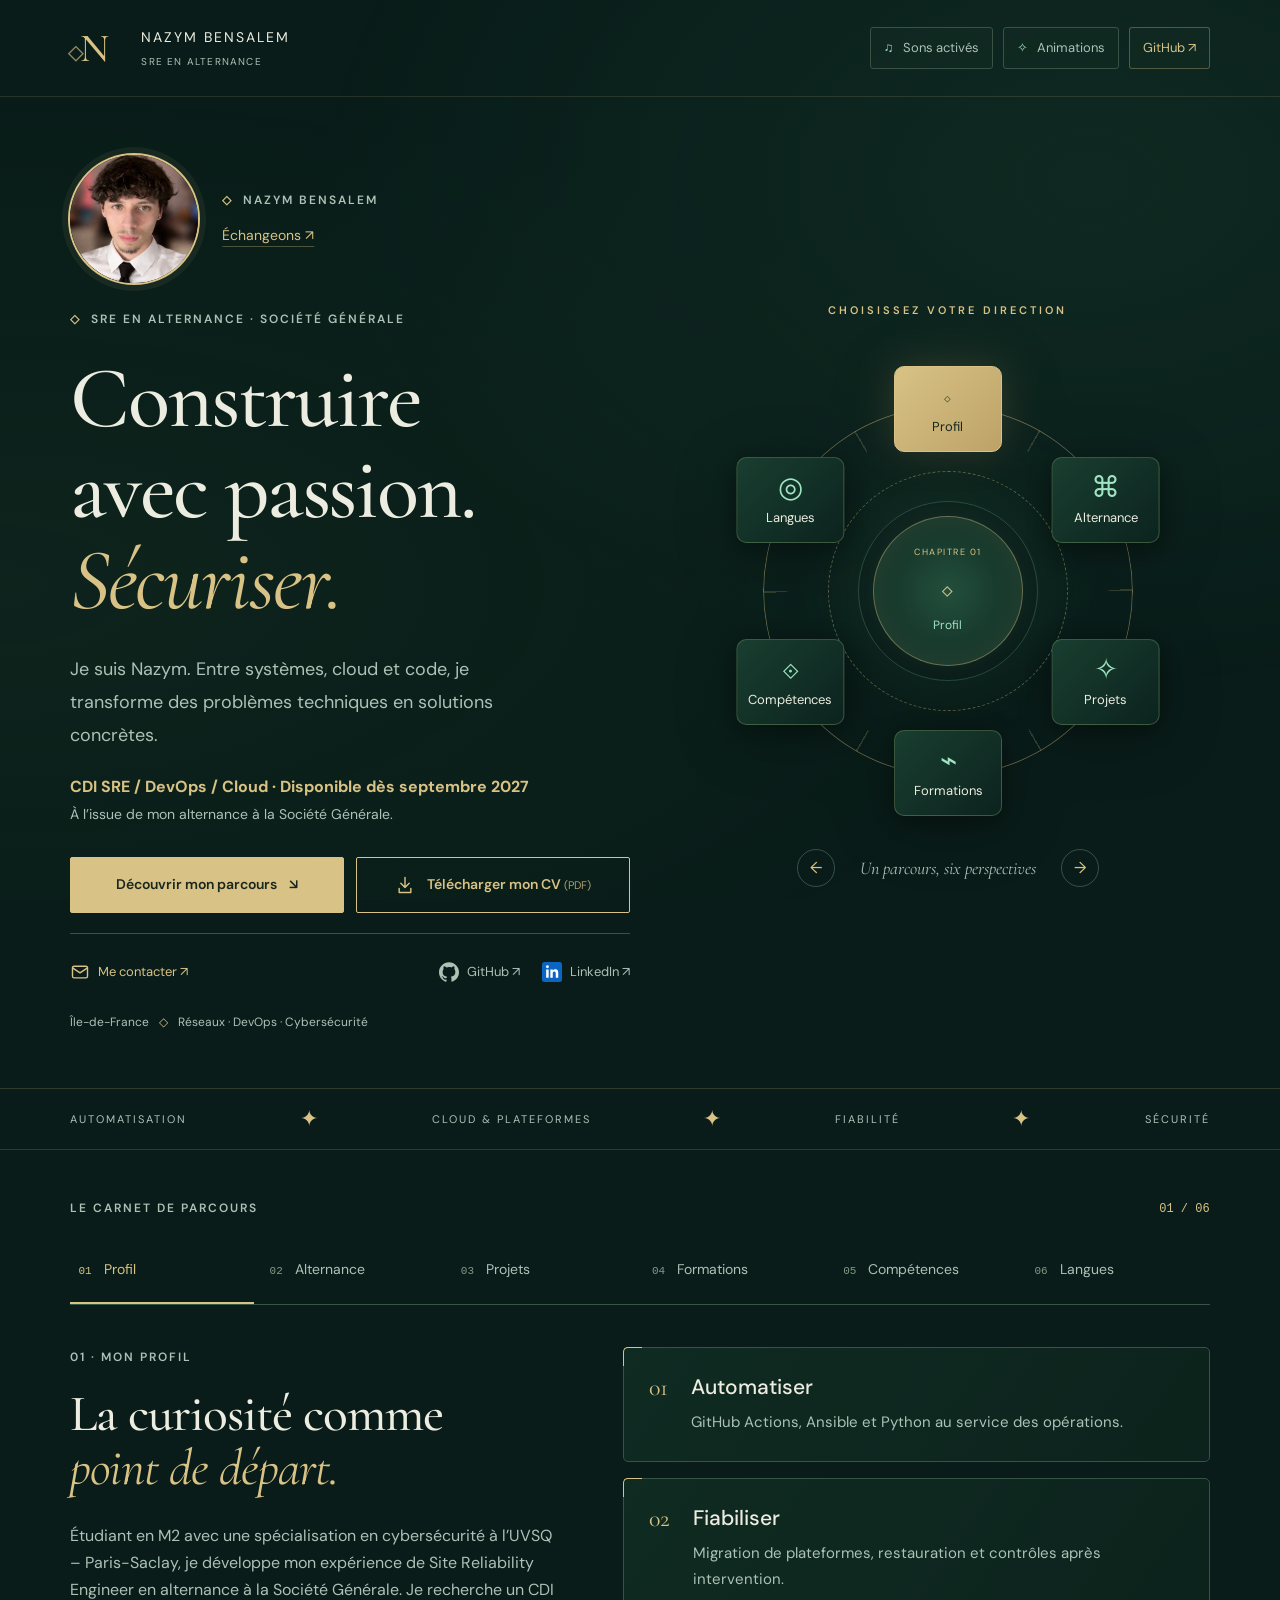
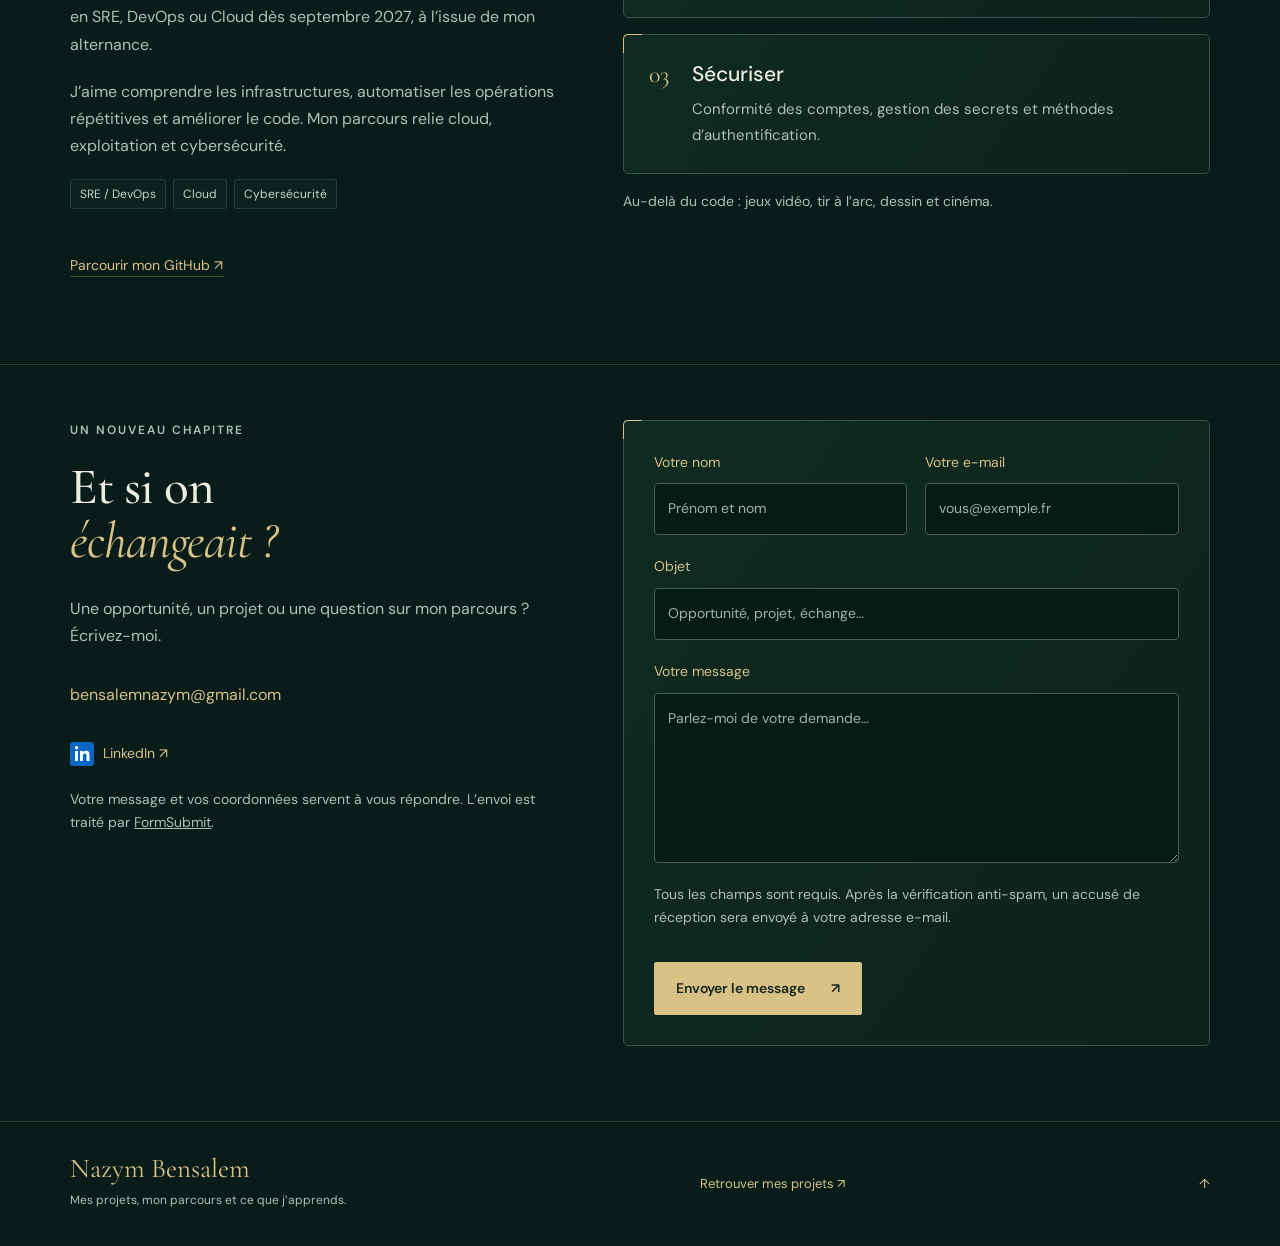
<file: index.html>
<!doctype html>
<html lang="fr">
<head>
<meta charset="UTF-8"><meta name="viewport" content="width=device-width,initial-scale=1"><meta name="theme-color" content="#091c19">
<title>Nazym Bensalem — SRE · Cloud · DevOps</title><meta name="description" content="Nazym Bensalem, alternant SRE à la Société Générale. Découvrez mes missions, mes projets, mon parcours et mes compétences cloud et DevOps.">
<link rel="icon" type="image/svg+xml" href="data:image/svg+xml,%3Csvg xmlns='http://www.w3.org/2000/svg' viewBox='0 0 40 40'%3E%3Crect width='40' height='40' rx='8' fill='%23091c19'/%3E%3Cpath d='M20 3L37 20 20 37 3 20Z' stroke='%23d6bf7a' fill='none'/%3E%3Cpath d='M13 27V13l14 14V13' stroke='%239ee6bf' stroke-width='3' fill='none'/%3E%3C/svg%3E">
<link rel="stylesheet" href="style.css?v=hero-clean-2"><script defer src="app.js?v=career-2027"></script>
</head>
<body>
<a class="skip" href="#explorer">Aller au contenu</a><div class="ambient" aria-hidden="true"></div>
<header><a class="brand" href="#accueil" aria-label="Nazym Bensalem, accueil">N<span>◇</span></a><div class="identity">NAZYM BENSALEM<small>SRE EN ALTERNANCE</small></div><div class="header-actions"><button id="sound" class="setting" aria-pressed="true" title="Désactiver les sons">♫ <span>Sons activés</span></button><button id="motion" class="setting" aria-pressed="true" title="Réduire les animations">✧ <span>Animations</span></button><a class="github-link" href="https://github.com/nazym1234" target="_blank" rel="noopener noreferrer">GitHub ↗</a></div></header>
<main id="accueil">
<section class="hero"><div class="hero-copy"><div class="portrait-row"><div class="portrait"><img src="assets/nazym.jpeg" alt="Portrait de Nazym Bensalem" width="982" height="946" fetchpriority="high"></div><div><span class="eyebrow">NAZYM BENSALEM</span><a class="text-link contact-shortcut" href="#contact">Échangeons ↗</a></div></div><p class="eyebrow">SRE EN ALTERNANCE · SOCIÉTÉ GÉNÉRALE</p><h1>Construire<br>avec passion.<br><em>Sécuriser.</em></h1><p class="intro">Je suis Nazym. Entre systèmes, cloud et code, je transforme des problèmes techniques en solutions concrètes.</p><p class="gold"><strong>CDI SRE / DevOps / Cloud · Disponible dès septembre 2027</strong><br><span class="small-note">À l’issue de mon alternance à la Société Générale.</span></p><div class="hero-cta-group"><div class="hero-main-actions"><a class="primary" href="#explorer">Découvrir mon parcours <span>↘</span></a><a class="primary secondary cv-download" href="assets/CV-Nazym-Bensalem.pdf?v=20260918-2" download="CV-Nazym-Bensalem.pdf" type="application/pdf"><svg width="22" height="22" viewBox="0 0 24 24" fill="none" stroke="currentColor" stroke-width="1.7" stroke-linecap="round" stroke-linejoin="round" aria-hidden="true"><path d="M12 3v12m-5-5 5 5 5-5M5 16v5h14v-5"/></svg><span>Télécharger mon CV <small>(PDF)</small></span></a></div><nav class="hero-connect" aria-label="Me contacter et retrouver mes profils"><a class="hero-contact" href="#contact"><svg xmlns="http://www.w3.org/2000/svg" width="24" height="24" viewBox="0 0 24 24" fill="none" stroke="currentColor" stroke-width="1.7" stroke-linecap="round" stroke-linejoin="round" aria-hidden="true" focusable="false"><rect x="3" y="5" width="18" height="14" rx="2"/><path d="m3 7 9 6 9-6"/></svg><span>Me contacter ↗</span></a><div class="hero-profile-links"><a href="https://github.com/nazym1234" target="_blank" rel="noopener noreferrer"><svg xmlns="http://www.w3.org/2000/svg" width="24" height="24" viewBox="0 0 24 24" fill="currentColor" aria-hidden="true" focusable="false" style="flex-shrink:0"><path d="M12 .297C5.37.297 0 5.67 0 12.297c0 5.303 3.438 9.8 8.205 11.385.6.113.82-.258.82-.577 0-.285-.01-1.04-.015-2.04-3.338.724-4.043-1.61-4.043-1.61-.546-1.387-1.333-1.756-1.333-1.756-1.09-.745.083-.729.083-.729 1.205.084 1.838 1.237 1.838 1.237 1.07 1.835 2.807 1.305 3.492.998.108-.776.418-1.305.762-1.605-2.665-.3-5.466-1.332-5.466-5.93 0-1.31.465-2.38 1.235-3.22-.135-.303-.54-1.523.105-3.176 0 0 1.005-.322 3.3 1.23a11.5 11.5 0 0 1 3-.404c1.02.005 2.045.138 3 .404 2.28-1.552 3.285-1.23 3.285-1.23.645 1.653.24 2.873.12 3.176.765.84 1.23 1.91 1.23 3.22 0 4.61-2.805 5.625-5.475 5.92.42.36.81 1.096.81 2.22 0 1.606-.015 2.896-.015 3.286 0 .315.21.69.825.57C20.565 22.092 24 17.592 24 12.297c0-6.627-5.373-12-12-12"/></svg><span>GitHub ↗</span></a><a class="social-link" href="https://www.linkedin.com/in/nazym-b-8b23b2335" target="_blank" rel="noopener noreferrer"><svg class="linkedin-icon" xmlns="http://www.w3.org/2000/svg" viewBox="0 0 24 24" aria-hidden="true"><rect width="24" height="24" rx="3" fill="#0A66C2"/><path fill="white" d="M5 9h3v10H5zm1.5-5a1.7 1.7 0 1 0 0 3.4 1.7 1.7 0 0 0 0-3.4M10 9h2.9v1.4c.5-.9 1.5-1.6 3-1.6 3.2 0 3.6 2.1 3.6 4.8V19h-3v-4.8c0-1.2 0-2.7-1.7-2.7s-1.9 1.3-1.9 2.6V19H10z"/></svg> LinkedIn ↗</a></div></nav></div><p class="hero-meta">Île-de-France <span>◇</span> Réseaux · DevOps · Cybersécurité</p></div>
<div class="compass-side"><p class="eyebrow centered">CHOISISSEZ VOTRE DIRECTION</p><nav class="compass" aria-label="Navigation circulaire du portfolio"><div class="outer-ring" aria-hidden="true"></div><div class="inner-ring" aria-hidden="true"></div><div class="compass-trace" aria-hidden="true"></div><div class="wheel" id="wheel"></div><div class="core"><span id="core-number">CHAPITRE 01</span><strong id="core-symbol">◇</strong><span id="core-label">Profil</span></div></nav><div class="compass-controls"><button id="previous" aria-label="Section précédente">←</button><p>Un parcours, six perspectives</p><button id="next" aria-label="Section suivante">→</button></div></div>
</section>
<div class="divider"><span>AUTOMATISATION</span><i>✦</i><span>CLOUD & PLATEFORMES</span><i>✦</i><span>FIABILITÉ</span><i>✦</i><span>SÉCURITÉ</span></div>
<section id="explorer" class="explorer"><div class="section-top"><p class="eyebrow">LE CARNET DE PARCOURS</p><span id="count">01 / 06</span></div><nav class="tabs" id="tabs" aria-label="Sections du CV"></nav><div id="panel" tabindex="-1"></div></section>
<section id="contact" class="contact-section" aria-labelledby="contact-title"><div class="two-col"><div><p class="eyebrow">UN NOUVEAU CHAPITRE</p><h2 id="contact-title">Et si on<br><em>échangeait ?</em></h2><p>Une opportunité, un projet ou une question sur mon parcours ? Écrivez-moi.</p><a class="contact-email" href="mailto:bensalemnazym@gmail.com">bensalemnazym@gmail.com</a><div class="hero-socials"><a class="social-link" href="https://www.linkedin.com/in/nazym-b-8b23b2335" target="_blank" rel="noopener noreferrer"><svg class="linkedin-icon" xmlns="http://www.w3.org/2000/svg" viewBox="0 0 24 24" aria-hidden="true"><rect width="24" height="24" rx="3" fill="#0A66C2"/><path fill="white" d="M5 9h3v10H5zm1.5-5a1.7 1.7 0 1 0 0 3.4 1.7 1.7 0 0 0 0-3.4M10 9h2.9v1.4c.5-.9 1.5-1.6 3-1.6 3.2 0 3.6 2.1 3.6 4.8V19h-3v-4.8c0-1.2 0-2.7-1.7-2.7s-1.9 1.3-1.9 2.6V19H10z"/></svg> LinkedIn ↗</a></div><p class="small-note">Votre message et vos coordonnées servent à vous répondre. L’envoi est traité par <a href="https://formsubmit.co/privacy.pdf" target="_blank" rel="noopener noreferrer">FormSubmit</a>.</p></div><form class="contact-form card" action="https://formsubmit.co/bensalemnazym@gmail.com" method="POST"><input type="hidden" name="_subject" value="Nouveau contact — Portfolio Nazym Bensalem"><input type="hidden" name="_template" value="table"><input type="hidden" name="_autoresponse" value="Bonjour, merci pour votre message via mon portfolio. Votre demande a bien été transmise. Je prendrai connaissance de votre message et reviendrai vers vous dès que possible. À bientôt, Nazym Bensalem — https://nazym1234.github.io/"><input type="hidden" name="_next" value="https://nazym1234.github.io/merci.html"><input type="text" name="_honey" tabindex="-1" autocomplete="off" class="honeypot" aria-hidden="true"><div class="form-row"><label for="contact-name">Votre nom<input id="contact-name" name="name" autocomplete="name" required maxlength="100" placeholder="Prénom et nom"></label><label for="contact-email">Votre e-mail<input id="contact-email" type="email" name="email" autocomplete="email" required maxlength="254" placeholder="vous@exemple.fr"></label></div><label for="contact-subject">Objet<input id="contact-subject" name="objet" required maxlength="150" placeholder="Opportunité, projet, échange…"></label><label for="contact-message">Votre message<textarea id="contact-message" name="message" rows="6" required maxlength="6000" placeholder="Parlez-moi de votre demande…"></textarea></label><p class="small-note">Tous les champs sont requis. Après la vérification anti-spam, un accusé de réception sera envoyé à votre adresse e-mail.</p><button class="primary" type="submit">Envoyer le message <span>↗</span></button></form></div></section>
</main>
<footer><div><strong>Nazym Bensalem</strong><p>Mes projets, mon parcours et ce que j’apprends.</p></div><a href="https://github.com/nazym1234" target="_blank" rel="noopener noreferrer">Retrouver mes projets ↗</a><a href="#accueil" aria-label="Retour en haut">↑</a></footer>
<dialog id="project-dialog" aria-labelledby="project-title"><div class="dialog-top"><span class="eyebrow">CARNET DE PROJET</span><button id="close-dialog" class="close" aria-label="Fermer les détails du projet">×</button></div><div id="project-content"></div></dialog>
<noscript><p class="no-js">Ce portfolio interactif utilise JavaScript. Activez-le pour consulter les sections, ou retrouvez les projets sur <a href="https://github.com/nazym1234">GitHub</a>.</p></noscript>
</body></html>
</file>
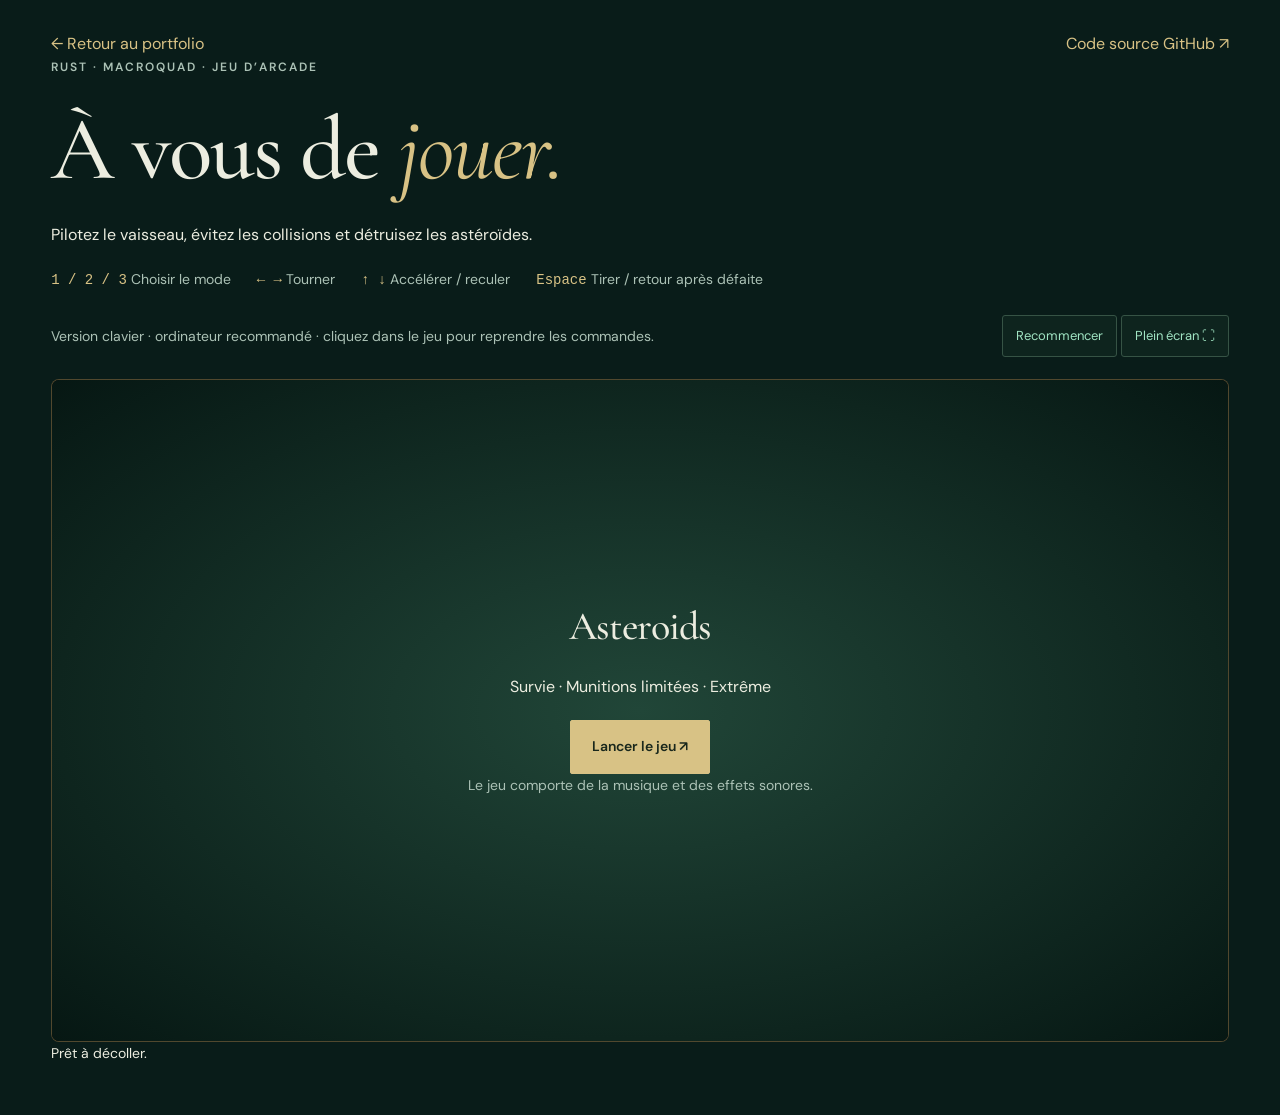
<file: asteroids/index.html>
<!doctype html><html lang="fr"><head><meta charset="utf-8"><meta name="viewport" content="width=device-width,initial-scale=1"><title>Jouer à Asteroids — Nazym Bensalem</title><link rel="stylesheet" href="../style.css?v=3"><style>.game-page{max-width:1400px;margin:auto;padding:30px 4%}.game-nav,.game-toolbar{display:flex;justify-content:space-between;gap:20px;align-items:center;flex-wrap:wrap}.game-page h1{font-size:clamp(48px,8vw,90px);margin:24px 0}.game-toolbar{margin:22px 0}.game-stage{position:relative;width:100%;aspect-ratio:16/9;overflow:hidden;background:#000;border:1px solid #d6bf7a60;border-radius:8px}.game-stage iframe{border:0;width:1280px;height:720px;transform-origin:top left;position:absolute;top:0;left:0}.game-stage:fullscreen{border:0;border-radius:0;background:#000;width:100vw;height:100vh}.game-stage:fullscreen iframe{position:absolute}.launch{position:absolute;inset:0;display:grid;place-content:center;text-align:center;padding:24px;background:radial-gradient(ellipse,#214638,#061713)}.launch h2{font-size:40px}.launch button{margin:auto}.controls{display:flex;flex-wrap:wrap;gap:12px 26px;font-size:14px;color:var(--muted)}kbd{color:var(--gold)}#game-status{font-size:14px}.game-nav a{color:var(--gold)}</style></head><body><main class="game-page"><nav class="game-nav"><a href="../#projets">← Retour au portfolio</a><a href="https://github.com/nazym1234/asteroids-game" target="_blank" rel="noopener noreferrer">Code source GitHub ↗</a></nav><p class="eyebrow">RUST · MACROQUAD · JEU D’ARCADE</p><h1>À vous de <em>jouer.</em></h1><p>Pilotez le vaisseau, évitez les collisions et détruisez les astéroïdes.</p><div class="controls"><span><kbd>1 / 2 / 3</kbd> Choisir le mode</span><span><kbd>← →</kbd> Tourner</span><span><kbd>↑ ↓</kbd> Accélérer / reculer</span><span><kbd>Espace</kbd> Tirer / retour après défaite</span></div><div class="game-toolbar"><span class="small-note">Version clavier · ordinateur recommandé · cliquez dans le jeu pour reprendre les commandes.</span><div><button class="setting" id="restart">Recommencer</button> <button class="setting" id="fullscreen">Plein écran ⛶</button></div></div><div class="game-stage" id="stage"><div class="launch" id="launch"><h2>Asteroids</h2><p>Survie · Munitions limitées · Extrême</p><button class="primary" id="start">Lancer le jeu ↗</button><p class="small-note">Le jeu comporte de la musique et des effets sonores.</p></div></div><p id="game-status" role="status">Prêt à décoller.</p></main><script src="page.js"></script></body></html>
</file>
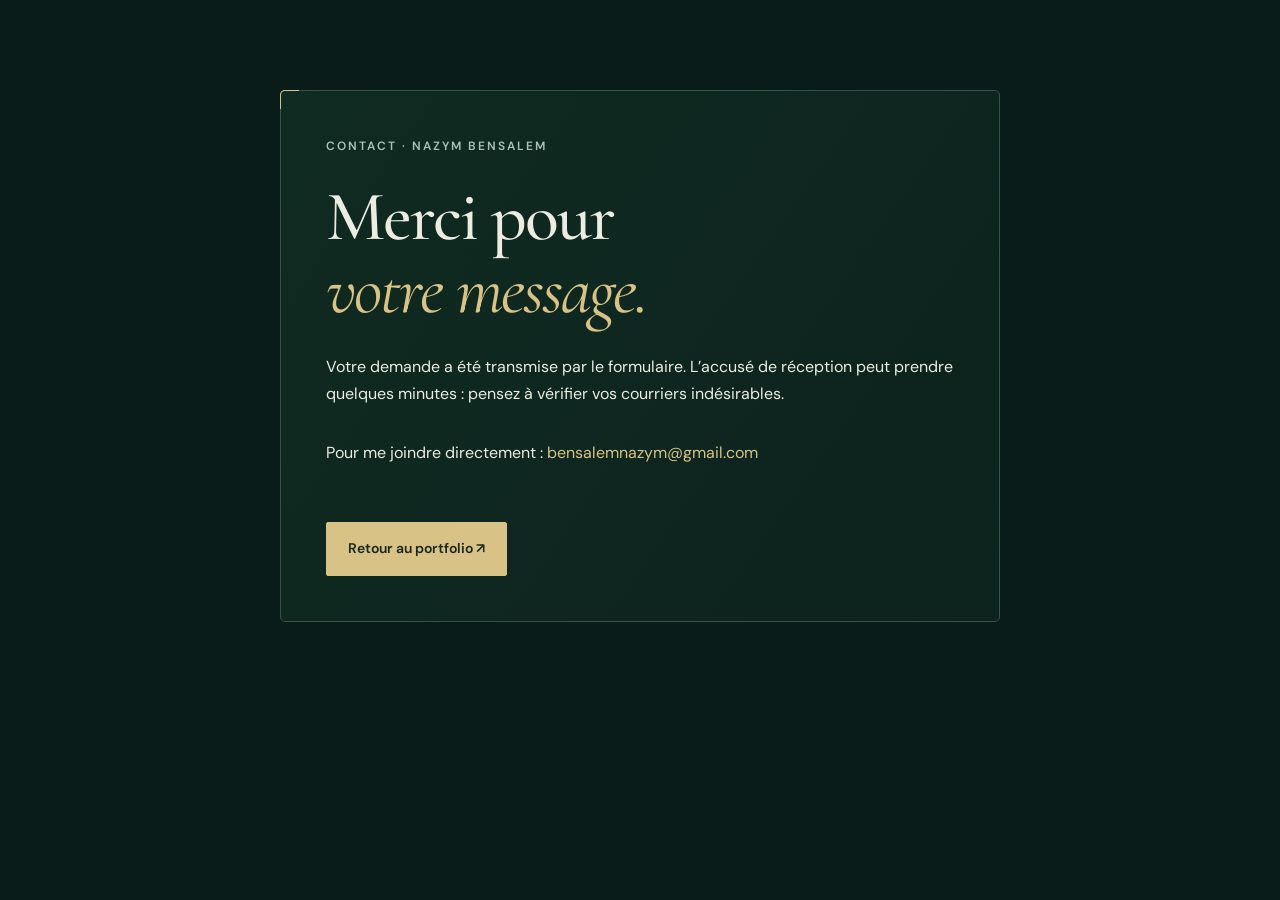
<file: merci.html>
<!doctype html><html lang="fr"><head><meta charset="UTF-8"><meta name="viewport" content="width=device-width,initial-scale=1"><meta name="robots" content="noindex"><title>Merci — Nazym Bensalem</title><link rel="stylesheet" href="style.css?v=3"></head><body><main class="thanks-page card"><p class="eyebrow">CONTACT · NAZYM BENSALEM</p><h1 style="font-size:clamp(45px,8vw,70px)">Merci pour<br><em>votre message.</em></h1><p>Votre demande a été transmise par le formulaire. L’accusé de réception peut prendre quelques minutes : pensez à vérifier vos courriers indésirables.</p><p>Pour me joindre directement : <a class="contact-email" href="mailto:bensalemnazym@gmail.com">bensalemnazym@gmail.com</a></p><a class="primary" href="/">Retour au portfolio ↗</a></main></body></html>
</file>
<file: style.css>
@import url('https://fonts.googleapis.com/css2?family=Cormorant+Garamond:wght@400;500;600&family=DM+Sans:wght@400;500;600;700&display=swap');
:root{--bg:#091c19;--surface:#102b24;--text:#ecede0;--muted:#acc2b6;--gold:#d8c285;--mint:#a0e4c3;--line:#365345;--serif:'Cormorant Garamond',Georgia,serif;--sans:'DM Sans',sans-serif;--mono:ui-monospace,Consolas,monospace;color-scheme:dark}*{box-sizing:border-box}html{scroll-behavior:smooth;scroll-padding-top:30px}body{margin:0;background:var(--bg);color:var(--text);font:16px/1.7 var(--sans);overflow-x:clip}button,a,summary{-webkit-tap-highlight-color:transparent}button{font:inherit;cursor:pointer}button,a,summary{touch-action:manipulation}a{color:inherit;text-decoration:none}button:focus-visible,a:focus-visible,summary:focus-visible{outline:2px solid var(--gold);outline-offset:5px}button{color:inherit}p{margin:0 0 20px}h1,h2,h3,h4{margin:0;font-weight:500}h1,h2{font-family:var(--serif);line-height:1.05}h1{font-size:clamp(65px,6.8vw,102px);letter-spacing:-2px;margin:22px 0 26px}h2{font-size:clamp(40px,4vw,60px);margin:0 0 26px;letter-spacing:-1px}h1 em,h2 em{font-weight:400;color:var(--gold)}h3{font-size:21px;line-height:1.4;margin-bottom:12px}h4{font-size:16px;color:var(--gold);margin:22px 0 8px}.muted{color:var(--muted)}.gold{color:var(--gold)}.meta,.eyebrow,.small-note{color:var(--muted)}.meta{font:12px/1.6 var(--mono)}.eyebrow{font:12px/1.8 var(--sans);font-weight:600;letter-spacing:2px;text-transform:uppercase}.small-note{font-size:14px;line-height:1.65}.centered{text-align:center}.skip{position:fixed;top:-100px;left:20px;background:var(--gold);color:var(--bg);padding:12px;z-index:99}.skip:focus{top:10px}.ambient{position:fixed;inset:0;z-index:-1;pointer-events:none;background:radial-gradient(ellipse at 85% 20%,#32745428,transparent 50%),radial-gradient(ellipse at 0% 65%,#497b4315,transparent 60%)}header,main,footer{max-width:1480px;margin:auto}header{display:flex;align-items:center;gap:23px;padding:24px 5.5%;border-bottom:1px solid #d8c28524}.brand{font:500 40px var(--serif);color:var(--gold);position:relative;width:48px;height:48px;text-align:center;line-height:48px}.brand span{position:absolute;font:72px/1 var(--serif);left:-5px;top:-15px;opacity:.65}.identity{font-size:14px;letter-spacing:2px}.identity small{display:block;font-size:10px;color:var(--muted);letter-spacing:1.2px;margin-top:3px}.header-actions{margin-left:auto;display:flex;align-items:center;gap:10px}.setting,.github-link{padding:9px 13px;border:1px solid var(--line);background:#132b2390;border-radius:3px;font-size:13px}.setting{color:var(--mint);min-height:42px}.setting span{color:var(--muted);margin-left:6px}.setting[aria-pressed=false]{opacity:.8}.github-link{color:var(--gold);border-color:#d8c28555}.hero{display:grid;grid-template-columns:1.1fr 1fr;gap:40px;align-items:center;padding:58px 5.5% 56px;min-height:650px}.hero-copy .eyebrow:before{content:'◇';color:var(--gold);margin-right:10px}.intro{max-width:470px;font-size:18px;color:var(--muted);line-height:1.85}.hero-actions{display:flex;flex-wrap:wrap;gap:24px;align-items:center;margin-top:32px}.primary{display:inline-flex;align-items:center;justify-content:center;gap:26px;background:var(--gold);color:#19271c;padding:14px 21px;border:1px solid var(--gold);border-radius:2px;font-size:14px;font-weight:600;transition:transform .25s,box-shadow .25s}.primary:hover{transform:translateY(-3px);box-shadow:0 8px 35px #d8c28525}.primary.secondary{background:transparent;color:var(--gold)}.text-link{display:inline-block;color:var(--gold);background:none;border:0;padding:0;font-size:14px;text-decoration:underline;text-underline-offset:6px;text-decoration-color:#d8c28555}.text-link:hover{text-decoration-color:var(--gold)}.spaced{margin-top:25px}.hero-meta{font-size:12px;color:var(--muted);margin:29px 0 0}.hero-meta span{padding:0 10px;color:var(--gold)}.compass-side{min-width:0}.compass-side>.eyebrow{color:var(--gold);font-size:11px;letter-spacing:3px}.compass{position:relative;aspect-ratio:1;width:100%;max-width:500px;margin:0 auto;isolation:isolate;filter:drop-shadow(0 10px 30px #0003)}.outer-ring,.inner-ring,.compass-trace{position:absolute;border-radius:50%;pointer-events:none}.outer-ring{inset:13%;border:1px solid #d8c28570;outline:1px solid #d8c28520;outline-offset:13px;background:repeating-conic-gradient(from 0deg,transparent 0deg 29.5deg,#d8c28530 29.5deg 30deg);animation:turn 90s linear infinite;mask-image:radial-gradient(transparent 61%,#000 62%)}.inner-ring{inset:26%;border:1px dashed #d8c28566;animation:turn 60s linear infinite reverse}.compass-trace{inset:32%;border:1px solid #a0e4c338;box-shadow:0 0 70px #73d3a11a,inset 0 0 40px #9ee6bf08;animation:breathe 5s ease-in-out infinite}.wheel{--rotation:0deg;--counter:0deg;position:absolute;inset:0;transform:rotate(var(--rotation));transition:transform 1.15s cubic-bezier(.2,.75,.2,1)}.spoke{position:absolute;inset:0;transform:rotate(var(--position));pointer-events:none}.orb-node{position:absolute;top:5%;left:50%;width:108px;height:86px;display:flex;flex-direction:column;align-items:center;justify-content:center;gap:2px;margin-left:-54px;background:linear-gradient(135deg,#193e30,#0c231e);border:1px solid #8baa7255;border-radius:10px;transform:rotate(calc(var(--counter) + var(--unposition)));transition:transform 1.15s cubic-bezier(.2,.75,.2,1),background .3s,box-shadow .3s,border-color .3s;font-size:13px;pointer-events:auto;box-shadow:0 5px 25px #0005}.orb-symbol{font-family:var(--serif);font-size:29px;line-height:1.2;color:var(--mint)}.orb-node:hover{border-color:var(--gold);box-shadow:0 0 30px #d8c28520}.orb-node.active{border-color:var(--gold);background:linear-gradient(135deg,#d8c285,#bda267);color:#13271c;box-shadow:0 0 40px #d8c28530}.orb-node.active .orb-symbol{color:#244a35}.core{position:absolute;inset:35%;border-radius:50%;border:1px solid #d8c28570;background:radial-gradient(circle,#234f3c,#0d261f);display:flex;flex-direction:column;align-items:center;justify-content:center;pointer-events:none;box-shadow:inset 0 0 30px #c5da9620,0 0 24px #a0e4c318}.core>span:first-child{font:9px var(--sans);letter-spacing:1.5px;color:var(--gold)}.core strong{font:500 48px/1.2 var(--serif);color:var(--gold)}.core>span:last-child{font-size:12px;color:var(--mint)}.compass-controls{display:flex;align-items:center;justify-content:center;gap:25px;margin-top:8px}.compass-controls p{font:italic 18px var(--serif);color:var(--muted);margin:0}.compass-controls button{background:none;border:1px solid var(--line);border-radius:50%;width:38px;height:38px;color:var(--gold);transition:background .2s}.compass-controls button:hover{background:var(--surface)}.divider{border-block:1px solid #d8c28530;display:flex;align-items:center;justify-content:space-between;gap:25px;padding:17px 5.5%;font-size:11px;letter-spacing:2px;color:var(--muted);overflow:hidden;white-space:nowrap}.divider i{font:22px var(--serif);color:var(--gold)}.explorer{padding:48px 5.5% 85px}.section-top{display:flex;justify-content:space-between;align-items:center}.section-top p{margin:0}.section-top>span{color:var(--gold);font:12px var(--mono)}.tabs{display:grid;grid-template-columns:repeat(6,1fr);gap:8px;border-bottom:1px solid var(--line);margin:18px 0 42px}.tabs button{background:none;border:0;border-bottom:2px solid transparent;padding:20px 8px;color:var(--muted);text-align:left;white-space:nowrap;font-size:14px;transition:color .3s,border-color .3s}.tabs small{color:#7e9c86;font:11px var(--mono);margin-right:8px}.tabs button.active{border-bottom-color:var(--gold);color:var(--gold)}.tabs button.active small{color:var(--gold)}.tabs button:hover{color:var(--text)}#panel{min-height:410px;outline:none}.arrive{animation:reveal .55s ease both}.two-col{display:grid;grid-template-columns:1fr 1.2fr;gap:64px}.two-col>div{min-width:0}.two-col p{color:var(--muted)}.two-col p.gold{color:var(--gold)}.card{background:linear-gradient(125deg,#16392b80,#10292080);border:1px solid var(--line);border-radius:5px;position:relative}.card:before{content:'';position:absolute;top:-1px;left:-1px;width:18px;height:18px;border-top:1px solid var(--gold);border-left:1px solid var(--gold);border-radius:5px 0 0 0;pointer-events:none}.principles{display:flex;flex-direction:column;gap:16px}.principle{display:flex;gap:23px;padding:25px}.principle>span{color:var(--gold);font:24px var(--serif)}.principle p{font-size:15px;margin:0}.principle h3{margin-bottom:8px}.tags{display:flex;flex-wrap:wrap;gap:7px;margin:20px 0}.tags span{font-size:12px;line-height:1.5;color:#c1d8c8;background:#a0e4c307;border:1px solid #799a7d40;padding:5px 9px;border-radius:3px}.team{border-block:1px solid var(--line);margin-top:35px}.team summary{display:flex;justify-content:space-between;gap:20px;color:var(--gold);padding:20px 0;cursor:pointer;list-style:none;font-size:16px}.team>div{padding:10px 0 18px}.team h3{font-size:19px}.team p{font-size:15px}.mission{border-bottom:1px solid var(--line)}.mission:first-of-type{border-top:1px solid var(--line)}.mission summary{display:flex;align-items:center;gap:18px;padding:22px 10px 22px 0;cursor:pointer;list-style:none;transition:background .2s}.mission summary:hover{background:#a0e4c306}.mission summary::-webkit-details-marker,.team summary::-webkit-details-marker{display:none}.mission-number{font:18px var(--serif);color:var(--gold)}.mission summary strong{font-size:16px;font-weight:500;display:block}.mission summary small{font-size:13px;line-height:1.5;color:var(--muted);display:block;margin-top:4px}.plus{margin-left:auto;color:var(--gold);font-size:23px;transition:transform .35s}.mission[open] .plus{transform:rotate(45deg)}.mission-body{padding:0 15px 28px 39px;animation:reveal .4s ease}.mission-body p,.mission-body li{font-size:15px;color:var(--muted)}ul{padding-left:20px}li{margin:8px 0}details[open]>div{animation:reveal .4s ease}.heading-row{display:flex;align-items:center;justify-content:space-between;gap:30px}.project-grid{display:grid;grid-template-columns:repeat(3,1fr);gap:22px;margin-top:28px}.project{display:flex;flex-direction:column;padding:25px;transition:transform .3s,border-color .3s,box-shadow .3s}.project:hover{transform:translateY(-6px);border-color:#d8c28590;box-shadow:0 15px 40px #0003}.project-head{display:flex;align-items:center;justify-content:space-between;gap:10px;margin-bottom:22px}.project-head .meta{font-size:10px;text-align:right}.project-symbol{font:38px var(--serif);color:var(--gold)}.project h3{font:500 28px/1.1 var(--serif)}.project>p{font-size:15px;color:var(--muted);margin:0}.project .tags{margin-bottom:25px}.explore-project{display:flex;justify-content:space-between;width:100%;margin-top:auto;padding:15px 0 0;border:0;border-top:1px solid var(--line);background:none;color:var(--gold);font-size:14px;text-align:left}.explore-project span{transition:transform .2s}.explore-project:hover span{transform:translate(3px,-3px)}.timeline{border-left:1px solid #d8c28566;margin:35px 0 0 6px;padding-left:30px}.timeline article{position:relative;padding-bottom:30px}.timeline article:before{content:'';position:absolute;left:-35px;top:5px;width:9px;height:9px;background:var(--gold);transform:rotate(45deg)}.timeline h3{font-size:20px;margin:10px 0}.timeline p{font-size:15px;margin-bottom:7px}.cert-heading{font:32px var(--serif);margin-bottom:24px}.certs{display:grid;gap:16px;margin-bottom:20px}.cert{padding:24px;display:flex;gap:20px}.cert-icon{font:32px var(--serif);color:var(--gold)}.cert h3{font-size:19px;margin-bottom:6px}.cert p{font-size:14px;margin-bottom:14px}.badge{font-size:12px;padding:5px 9px;border:1px solid var(--line);border-radius:3px;color:var(--muted)}.badge.done{color:var(--mint);border-color:#a0e4c34d}.badge.progress{color:var(--gold);border-color:#d8c28566}.stack-grid{display:grid;grid-template-columns:repeat(3,1fr);gap:20px;margin-top:30px}.stack-card{padding:24px}.stack-symbol{font:32px var(--serif);color:var(--gold);display:block;margin-bottom:15px}.stack-card h3{font-size:17px}.stack-card .tags{margin-bottom:0}.languages{display:grid;gap:17px}.language{display:flex;align-items:center;gap:22px;padding:24px}.language>span{font:30px var(--serif);color:var(--gold);min-width:42px}.language h3{margin-bottom:4px;font-size:19px}.language p{margin:0;font-size:14px}.language>strong{font-size:13px;font-weight:500;color:var(--mint);margin-left:auto}.modal-open{overflow:hidden}dialog{width:min(760px,calc(100vw - 30px));max-height:90dvh;margin:auto;overflow-y:auto;padding:30px 38px 36px;background:#0d261f;border:1px solid #d8c28588;border-radius:6px;color:var(--text);box-shadow:0 30px 100px #000a}dialog[open]{animation:dialog-reveal .4s ease}dialog::backdrop{background:#030f0be0;backdrop-filter:blur(7px)}.dialog-top{display:flex;align-items:center;justify-content:space-between;gap:20px;margin-bottom:24px}.dialog-top .eyebrow{font-size:11px}.close{border:1px solid var(--line);background:transparent;width:40px;height:40px;font-size:26px;color:var(--gold);border-radius:50%}dialog h2{font-size:48px;margin-bottom:20px}dialog h3{font-size:18px;color:var(--gold);margin-top:28px}dialog p,dialog li{color:var(--muted);font-size:16px}dialog .tags{margin-bottom:28px}.project-flow{padding:24px;border:1px solid var(--line);background:#061a14;margin:28px 0}.flow-buttons{display:flex;gap:10px;margin:15px 0}.flow-buttons button{flex:1;display:flex;flex-direction:column;gap:8px;align-items:center;background:#153326;border:1px solid #365345;border-radius:3px;padding:13px 9px;color:var(--muted);font-size:14px}.flow-buttons small{font:12px var(--mono);color:var(--gold)}.flow-buttons button.active{background:#284b34;border-color:var(--gold);color:var(--text)}#step-detail{font-size:15px;margin:20px 0 0;min-height:52px}footer{border-top:1px solid #d8c28530;padding:30px 5.5%;display:flex;justify-content:space-between;align-items:center;gap:25px;color:var(--muted);font-size:13px}footer strong{font:27px var(--serif);color:var(--gold)}footer p{margin:5px 0;font-size:12px}footer>a{color:var(--gold)}.no-js{padding:30px;text-align:center}.no-js a{text-decoration:underline}@keyframes turn{to{transform:rotate(360deg)}}@keyframes breathe{50%{box-shadow:0 0 80px #73d3a133,inset 0 0 30px #9ee6bf15;transform:scale(1.04)}}@keyframes reveal{from{opacity:0;transform:translateY(17px)}to{opacity:1;transform:translateY(0)}}@keyframes dialog-reveal{from{opacity:0;transform:translateY(20px) scale(.97)}to{opacity:1;transform:translateY(0) scale(1)}}.reduce-motion *,.reduce-motion *:before,.reduce-motion *:after{animation:none!important;transition:none!important;scroll-behavior:auto!important}html:has(.reduce-motion){scroll-behavior:auto}.reduce-motion .project:hover{transform:none}@media(prefers-reduced-motion:reduce){html{scroll-behavior:auto}body:not(.force-motion) *,body:not(.force-motion) *:before,body:not(.force-motion) *:after{animation:none!important;transition:none!important}}@media(min-width:1500px){header,main,footer{border-inline:1px solid #d8c28512}}@media(max-width:1050px){.hero{gap:20px}.header-actions .setting span{display:none}.two-col{gap:35px}.project-grid,.stack-grid{grid-template-columns:repeat(2,1fr)}.orb-node{width:92px;height:76px;margin-left:-46px;font-size:12px}.core strong{font-size:40px}.tabs small{display:none}.identity{font-size:12px}.hero{min-height:580px}h1{font-size:78px}.hero-actions{gap:20px}}@media(max-width:750px){header{padding:17px 5%;gap:14px}.identity{font-size:11px;letter-spacing:1px}.identity small{font-size:8px;max-width:160px}.header-actions{gap:6px}.setting{padding:6px 10px}.github-link{padding:8px;font-size:12px}.brand{width:36px;font-size:32px}.brand span{font-size:60px;top:-5px;left:-8px}.hero{grid-template-columns:1fr;padding:40px 6% 35px;gap:40px}h1{font-size:clamp(62px,14vw,90px);margin-top:18px}.hero .eyebrow{font-size:10px}.intro{font-size:17px}.hero-actions{gap:22px}.hero-meta{font-size:11px}.compass{max-width:430px}.compass-side>.eyebrow{margin-bottom:14px}.orb-node{width:92px;height:75px;margin-left:-46px;top:5%;font-size:12px}.compass-controls{margin-top:5px}.divider{justify-content:flex-start;gap:25px;padding-block:15px;font-size:10px}.explorer{padding:34px 6% 60px}.section-top .eyebrow{font-size:10px}.tabs{display:flex;overflow-x:auto;gap:25px;margin-bottom:32px}.tabs button{padding:18px 0;flex-shrink:0;font-size:14px}.two-col{grid-template-columns:1fr;gap:35px}.project-grid,.stack-grid{gap:16px}.project{padding:22px}.heading-row{display:block}.heading-row .primary{margin-bottom:20px}h2{font-size:44px}.language{padding:20px;gap:15px}.project-flow{padding:18px}.team{margin-top:25px}dialog{padding:23px;max-height:92dvh}dialog h2{font-size:40px}.mission summary{gap:14px}.mission-body{padding-left:30px}footer{flex-wrap:wrap;gap:18px}footer>a:last-child{margin-left:auto}.core>span:first-child{font-size:8px;letter-spacing:1px}.core>span:last-child{font-size:11px}.compass-controls p{font-size:17px}}@media(max-width:480px){.project-grid,.stack-grid{grid-template-columns:1fr}.header-actions .github-link{display:none}.hero-actions .primary{font-size:13px}.hero-actions .text-link{font-size:13px}.orb-node{width:80px;height:68px;margin-left:-40px;font-size:11px}.orb-symbol{font-size:25px}.compass{max-width:360px}.core strong{font-size:34px}.hero-meta span{padding:0 5px}.mission summary small{font-size:12px}.language>strong{font-size:12px}.flow-buttons{gap:6px}.flow-buttons button{font-size:12px;padding:12px 6px}.cert{padding:20px}.identity{font-size:10px}.compass-side>.eyebrow{font-size:10px}}@media(min-width:751px) and (prefers-reduced-motion:no-preference){.hero-copy{animation:reveal .8s ease both}.compass-side{animation:reveal 1s .12s ease both}}


/* Portrait: crop the original circle in CSS without altering the photograph. */
.portrait-row{display:flex;align-items:center;gap:24px;margin-bottom:26px}.portrait{position:relative;width:128px;height:128px;flex-shrink:0;border-radius:50%;overflow:hidden;box-shadow:0 0 0 2px var(--gold),0 0 0 8px #d6bf7a12}.portrait img{position:absolute;width:116.08%;height:auto;max-width:none;left:-8.75%;top:-6.86%}.portrait-row .eyebrow{display:block;font-size:12px}.contact-shortcut{display:block;margin-top:13px}.hero-socials{display:flex;flex-wrap:wrap;gap:24px;align-items:center;margin:22px 0}.social-link{display:inline-flex;align-items:center;gap:9px;color:var(--gold);font-size:14px}.linkedin-icon{width:24px;height:24px;flex-shrink:0}.organization{display:flex;align-items:center;gap:15px}.sg-logo{width:42px;height:42px}.university-brand{margin:22px 0}.university-logo{display:block;width:190px;height:auto;background:#fff;padding:12px;border-radius:4px;box-sizing:content-box}.contact-section{padding:55px 5.5% 75px;border-top:1px solid #d8c28530;scroll-margin-top:25px}.contact-email{display:inline-block;color:var(--gold);overflow-wrap:anywhere;margin:12px 0}.contact-form{padding:30px}.contact-form label{display:flex;flex-direction:column;gap:9px;font-size:14px;color:var(--gold);margin-bottom:20px}.contact-form input,.contact-form textarea{width:100%;min-width:0;border:1px solid #426052;border-radius:4px;padding:13px;background:#071b16;color:var(--text);font:inherit}.contact-form input:focus,.contact-form textarea:focus{outline:2px solid var(--gold);outline-offset:2px}.contact-form input::placeholder,.contact-form textarea::placeholder{color:#a0b2a8}.contact-form textarea{resize:vertical;min-height:140px}.form-row{display:grid;grid-template-columns:1fr 1fr;gap:18px}.contact-form .honeypot{display:none}.contact-section .small-note a{text-decoration:underline}.contact-form .primary{margin-top:12px}.thanks-page{max-width:720px;margin:10vh auto;padding:45px}.thanks-page .primary{display:inline-flex;margin-top:24px}@media(max-width:750px){.contact-section{padding:38px 6% 55px}.contact-form{padding:22px}.portrait{width:108px;height:108px}.form-row{grid-template-columns:1fr;gap:0}.portrait-row{gap:20px}.thanks-page{margin:5vh 5%;padding:28px}}

.professional-links{display:flex;align-items:center;gap:24px;margin:22px 0 28px;color:var(--muted);font-size:14px}
.professional-links a{display:inline-flex;align-items:center;gap:8px}.professional-links .social-link{color:var(--muted)}.professional-links a:hover{color:var(--gold)}
.arcade-invite{display:flex;align-items:center;gap:18px;padding:19px 21px;border:1px solid #d6bf7a50;background:linear-gradient(110deg,#173b2c88,#0b251d);border-radius:8px;max-width:490px;transition:transform .2s,border-color .2s}.arcade-invite:hover{transform:translateY(-3px);border-color:var(--gold)}
.arcade-icon{display:grid;place-items:center;flex-shrink:0;width:46px;height:46px;border:1px solid #d6bf7a66;border-radius:50%;font-size:28px;color:var(--gold)}
.arcade-invite small{display:block;font:9px var(--mono);letter-spacing:1.5px;color:var(--gold)}.arcade-invite strong{display:block;font:28px var(--serif);color:var(--text);margin:3px 0}.arcade-invite>span:nth-child(2)>span{display:block;font-size:12px;color:var(--muted)}.arcade-cta{margin-left:auto;font-size:14px;color:var(--gold);white-space:nowrap}.project .primary{justify-content:center;margin-top:15px}.project .explore-project{margin-top:15px}@media(max-width:480px){.arcade-invite{padding:16px 14px;gap:12px}.arcade-icon{width:36px;height:36px}.arcade-invite>span:nth-child(2)>span{font-size:11px}}

/* Clear hierarchy: two main actions, then contact and professional profiles. */
.hero-cta-group{max-width:560px;margin-top:30px}
.hero-main-actions{display:grid;grid-template-columns:1fr 1fr;gap:12px}
.hero-main-actions .primary{min-height:56px;padding:14px 16px;gap:12px;text-align:center;line-height:1.4}
.hero-main-actions svg{flex-shrink:0;width:20px;height:20px}
.hero-main-actions small{font-size:11px;font-weight:400;opacity:.8}
.hero-connect{display:flex;align-items:center;justify-content:space-between;flex-wrap:wrap;gap:16px;margin-top:20px;padding-top:18px;border-top:1px solid var(--line)}
.hero-connect a{display:inline-flex;align-items:center;gap:8px;font-size:13px;color:var(--muted);line-height:1.4;min-height:40px}
.hero-connect a:hover{color:var(--gold)}
.hero-connect svg{width:20px;height:20px;flex-shrink:0}
.hero-connect .hero-contact{color:var(--gold)}
.hero-profile-links{display:flex;align-items:center;gap:22px}
.hero-copy .hero-meta{display:flex;align-items:center;flex-wrap:wrap;row-gap:4px;margin-top:20px}
@media(max-width:380px){.hero-main-actions{grid-template-columns:1fr}.hero-connect{gap:8px}.hero-profile-links{gap:16px}}
</file>
